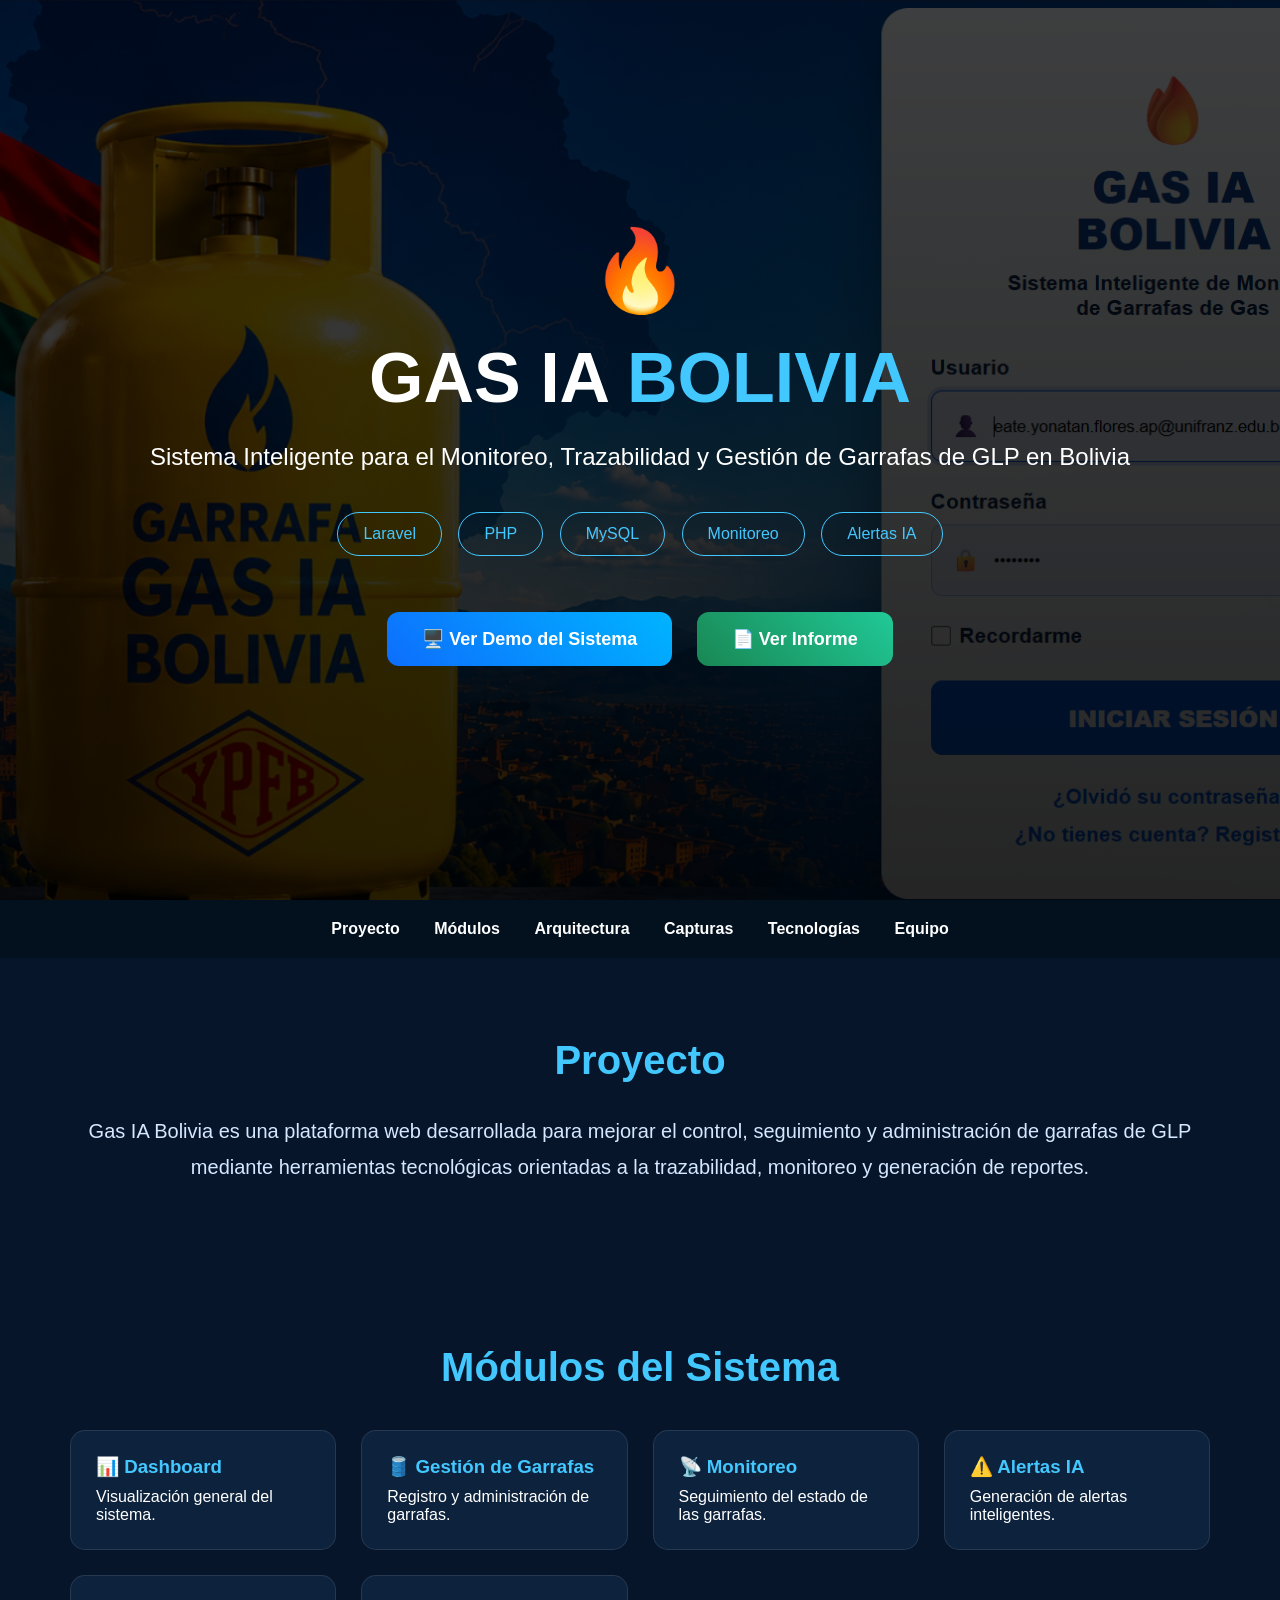
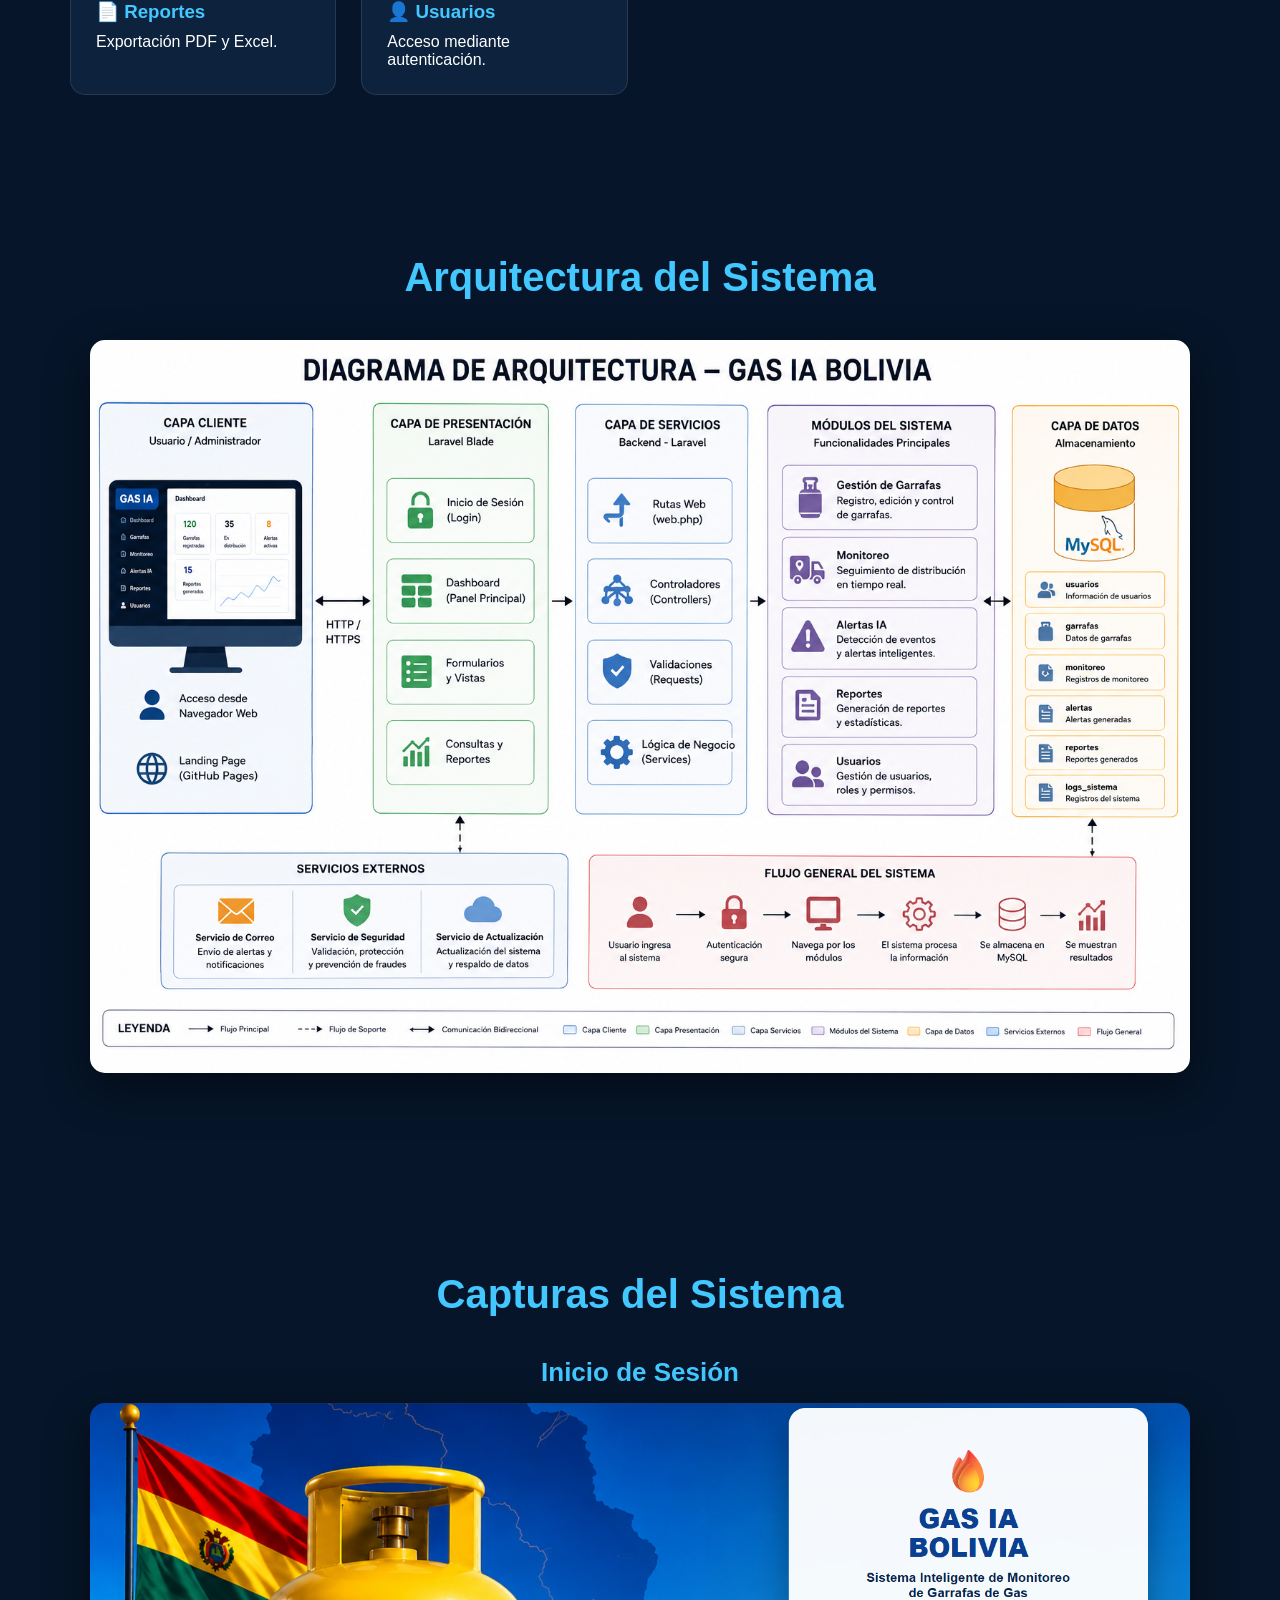
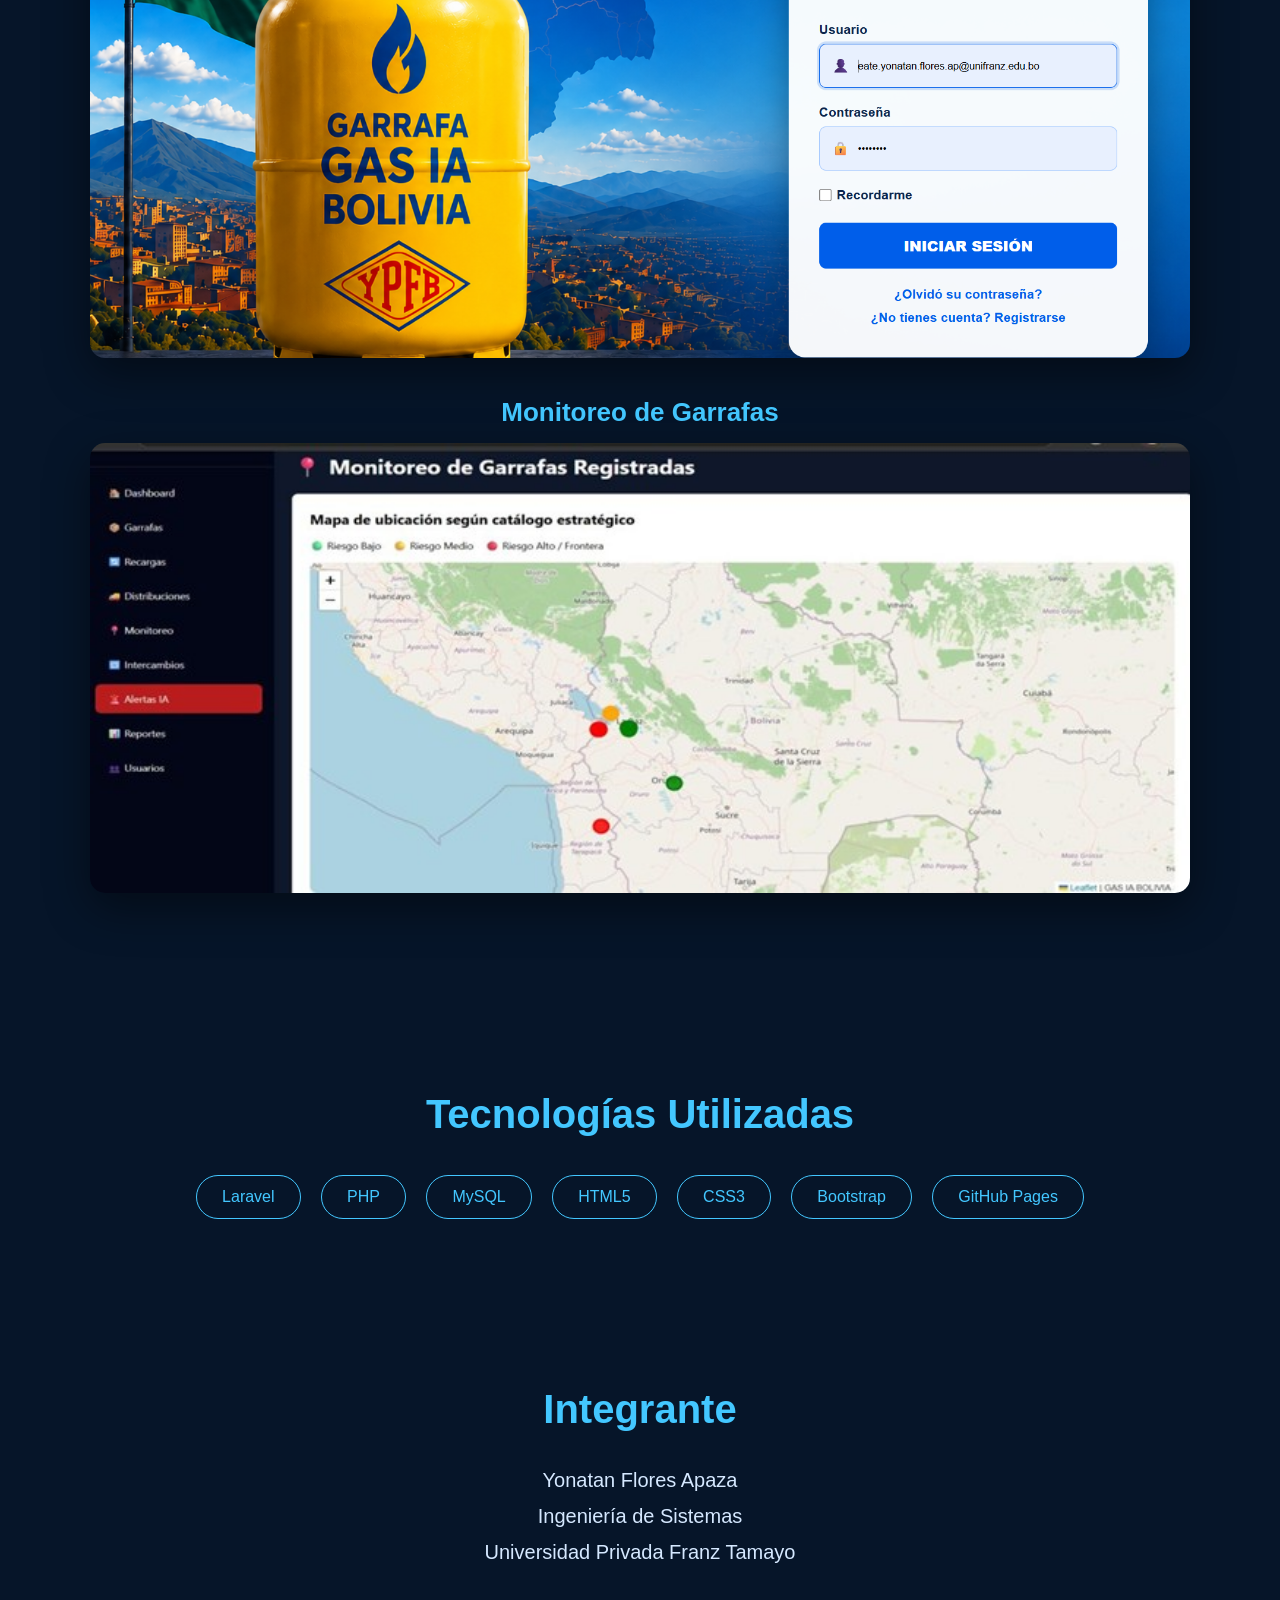
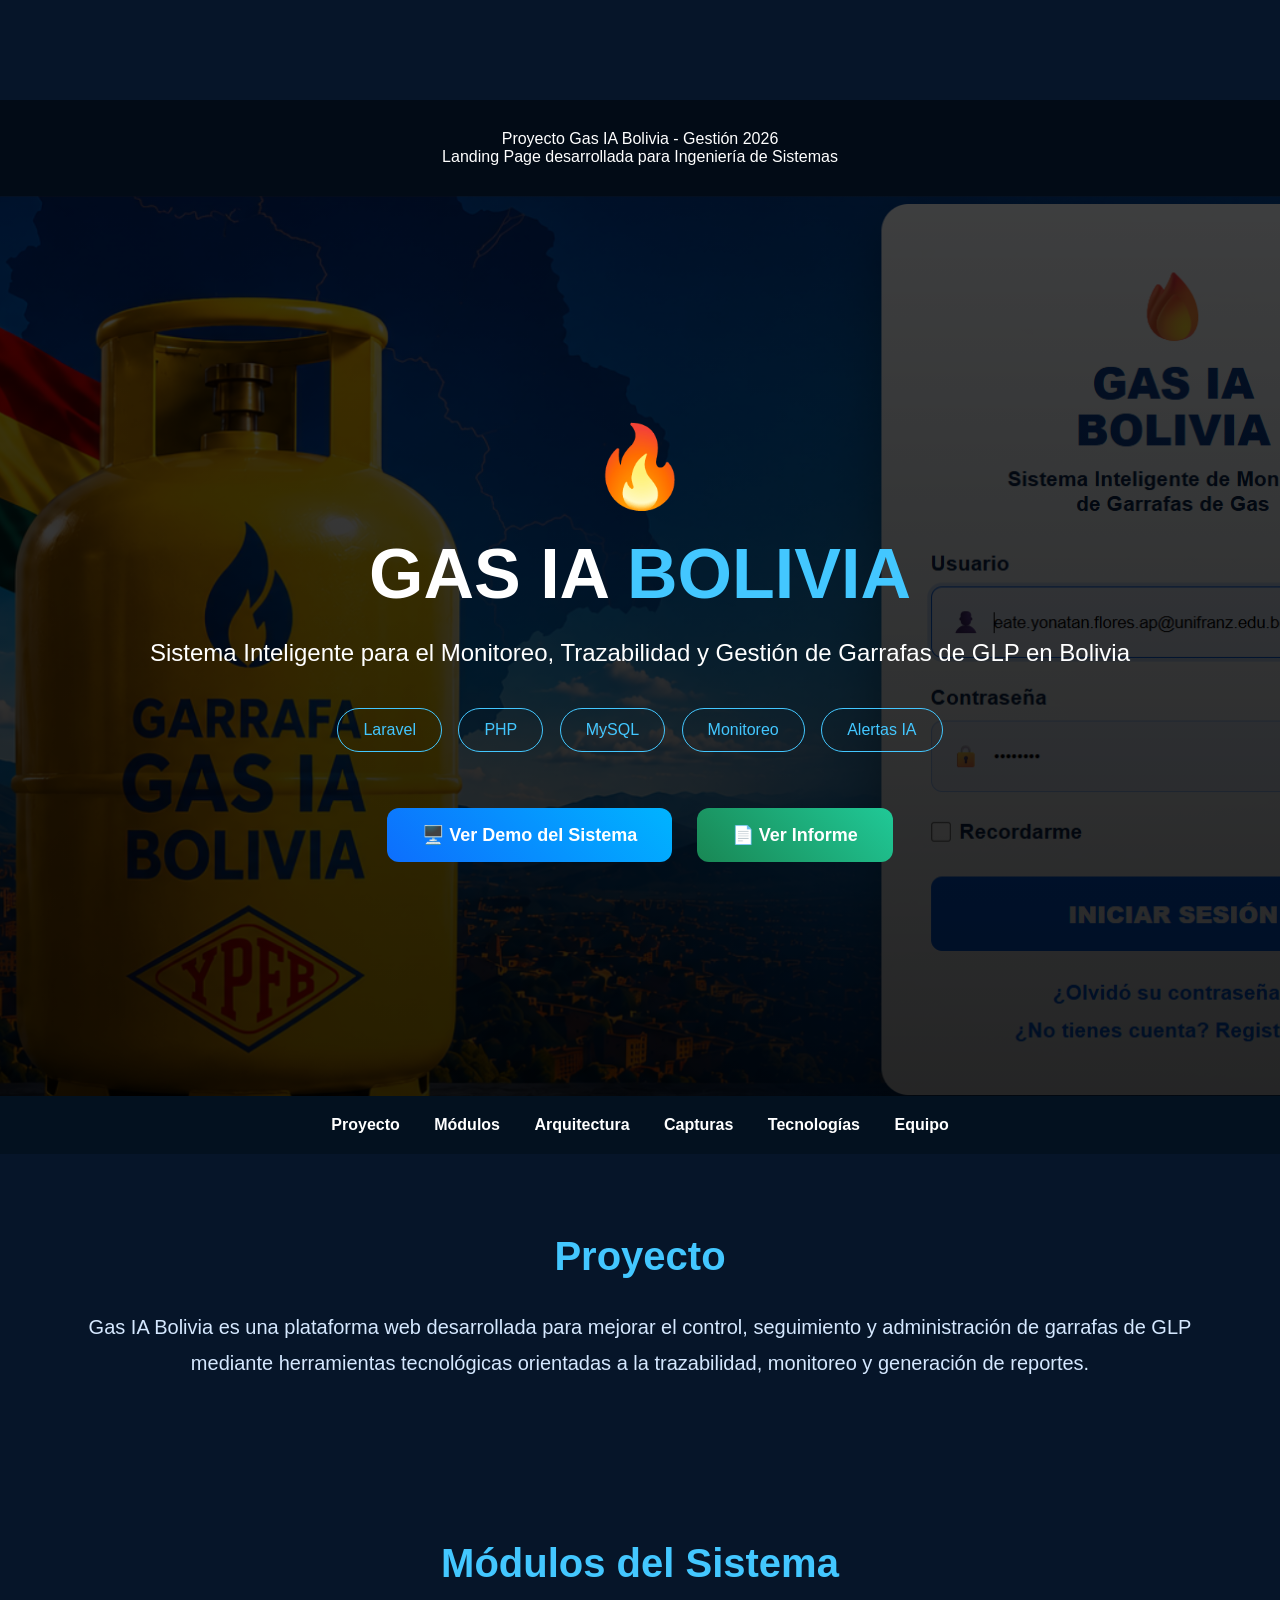
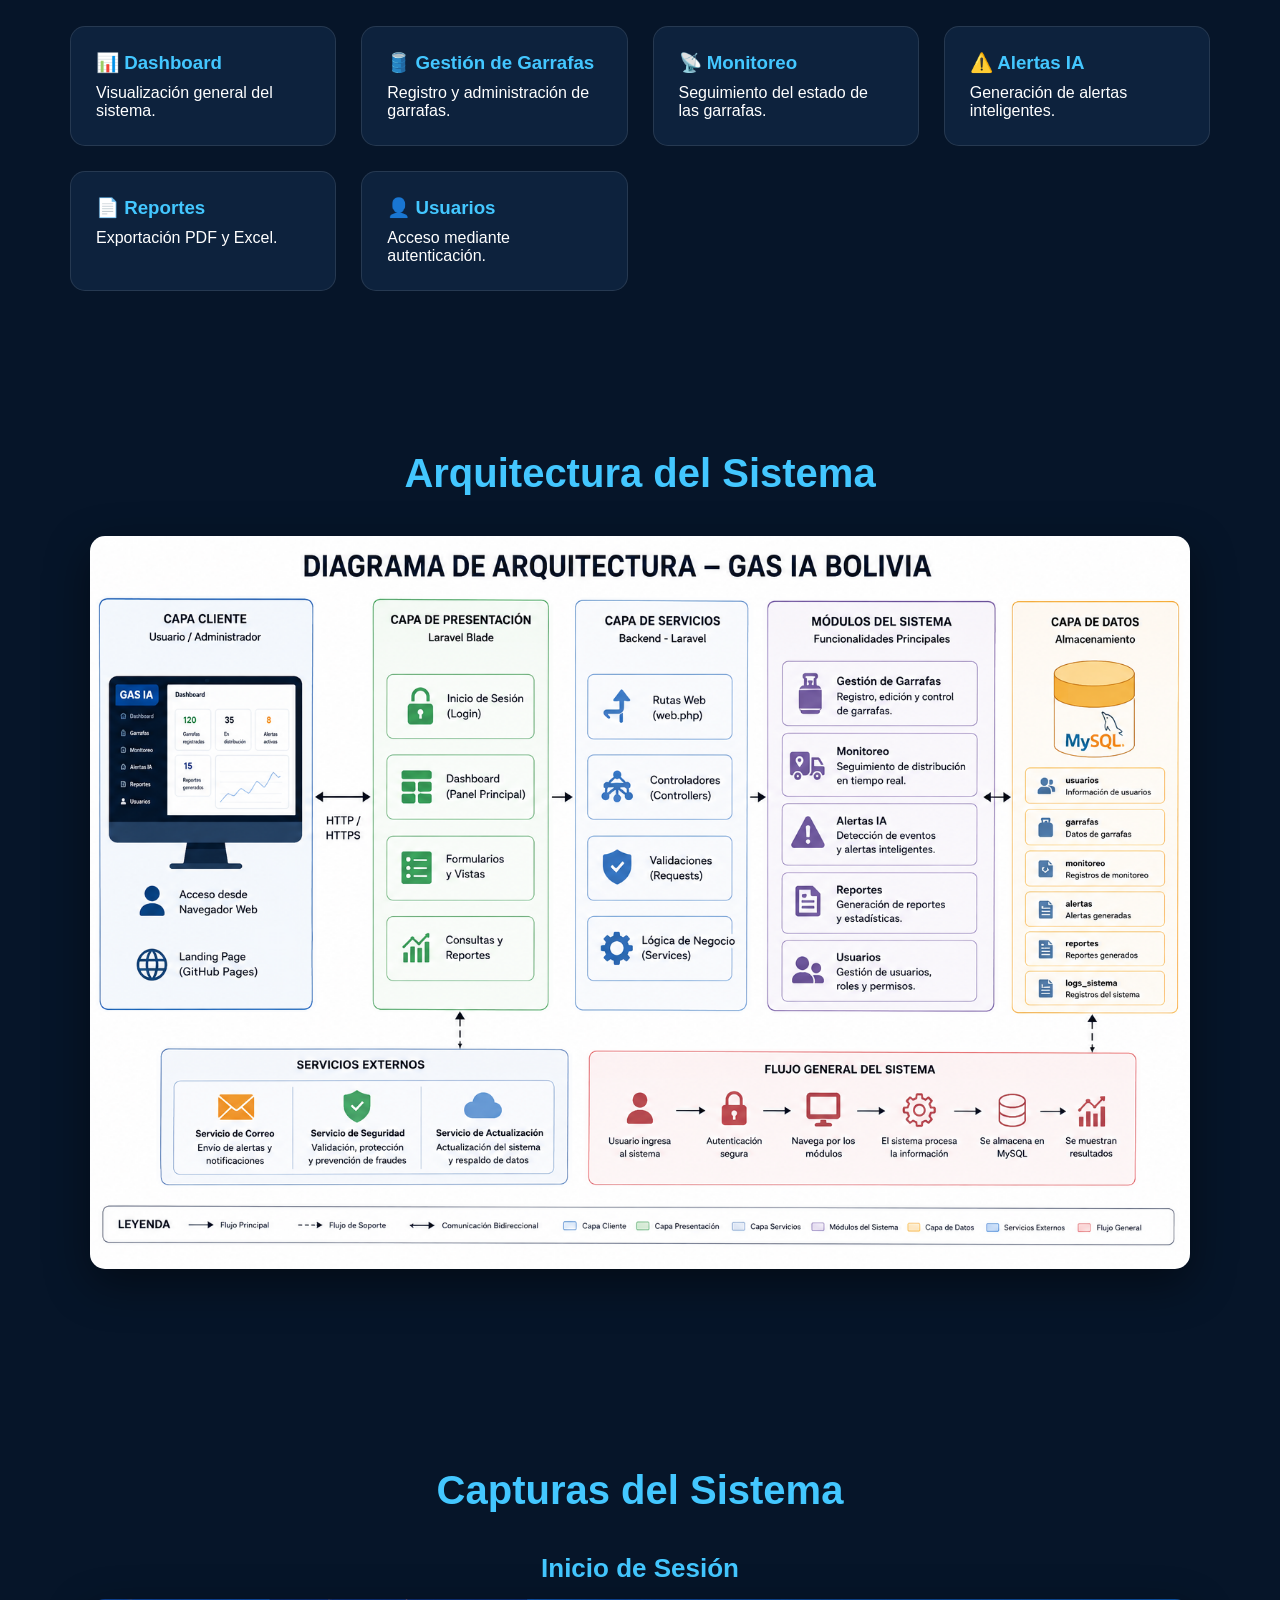
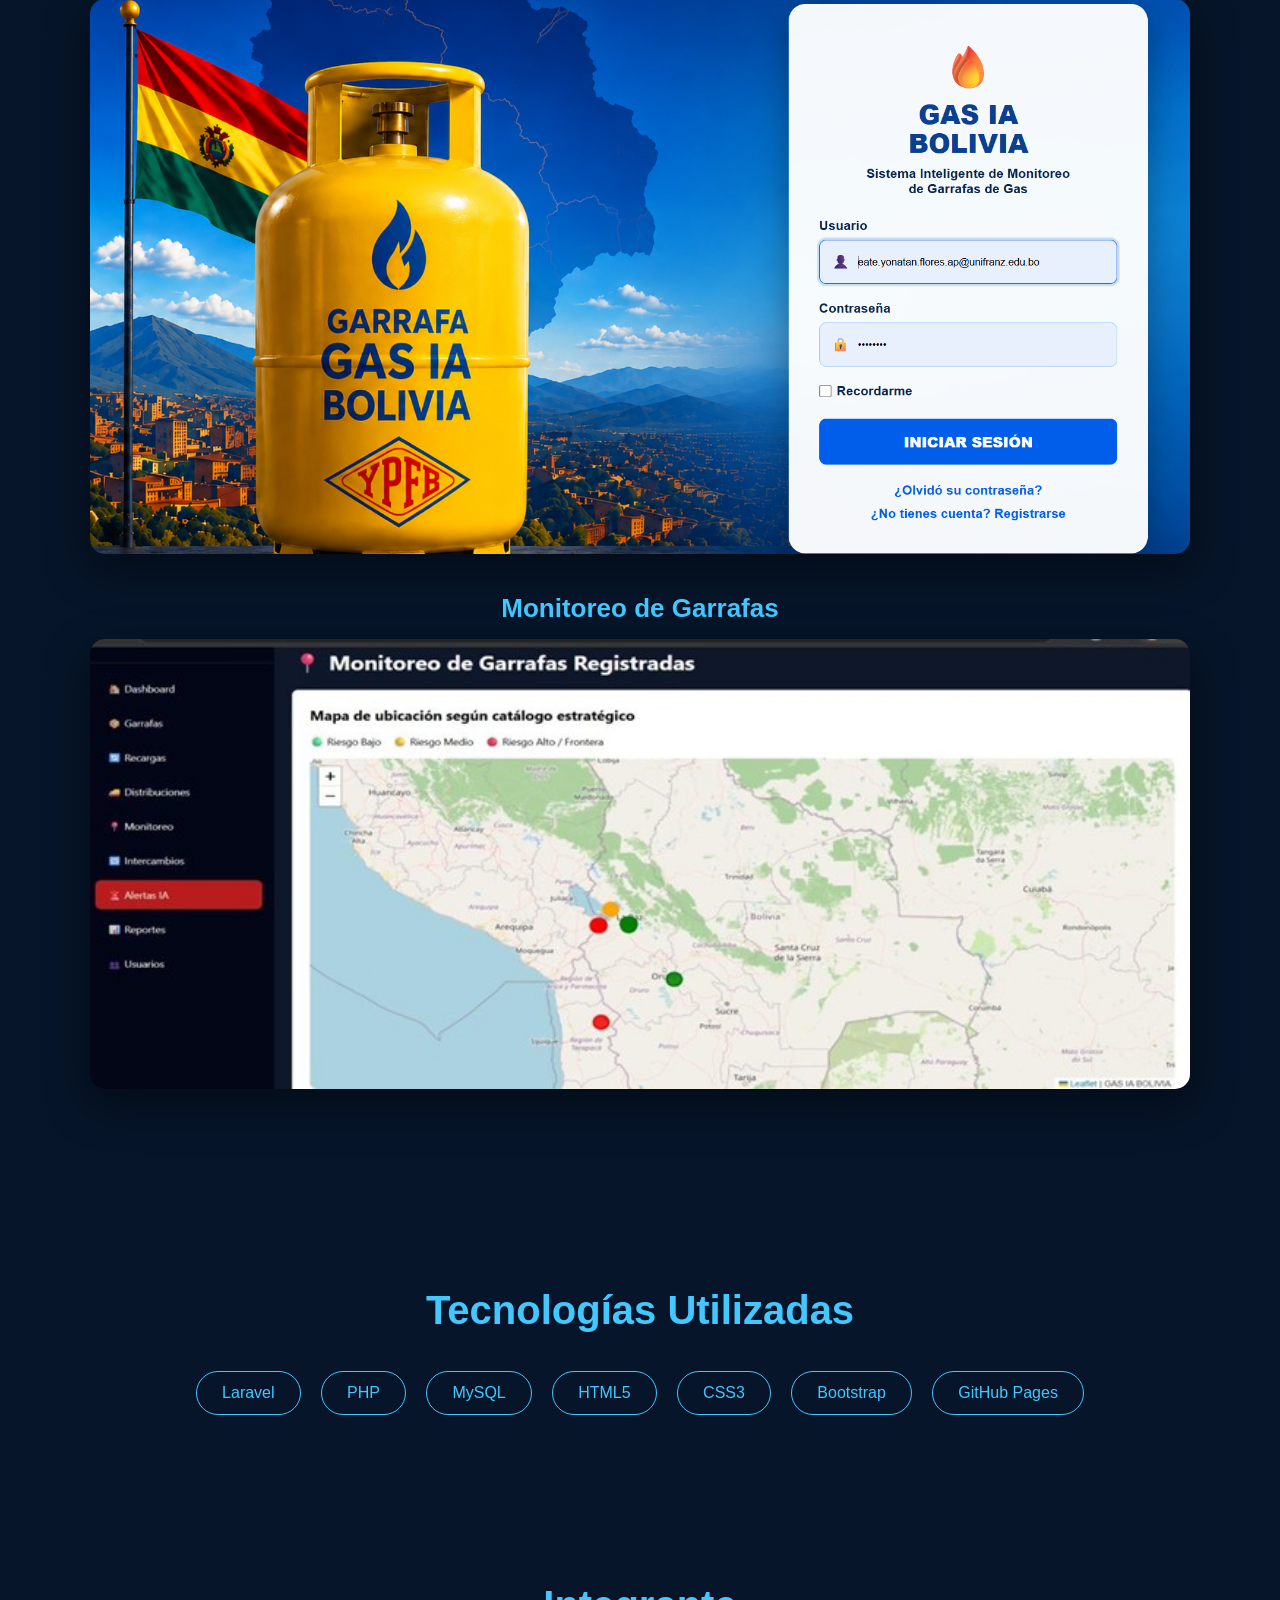
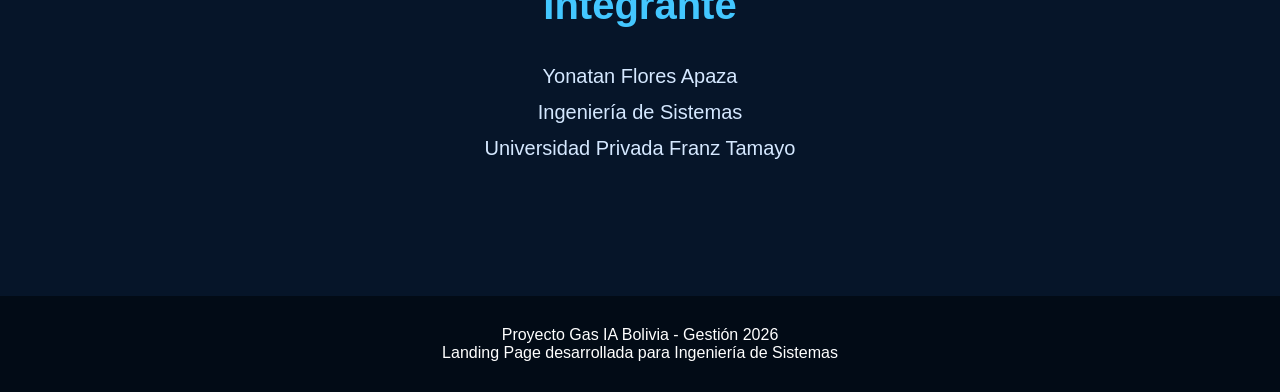
<file: index.html>
<!DOCTYPE html>
<html lang="es">
<head>
<meta charset="UTF-8">
<meta name="viewport" content="width=device-width, initial-scale=1.0">
<title>Gas IA Bolivia</title>

<style>
*{margin:0;padding:0;box-sizing:border-box;font-family:Arial,sans-serif}

body{background:#061529;color:white}

header{
min-height:100vh;
background:linear-gradient(rgba(0,0,0,.75),rgba(0,0,0,.85)),url("LOGIN.png");
background-size:cover;background-position:center;
display:flex;justify-content:center;align-items:center;text-align:center;padding:40px;
}

.hero{max-width:1000px}
.logo{font-size:80px;margin-bottom:20px}
.hero h1{font-size:70px;margin-bottom:20px}
.azul{color:#43c7ff}
.hero p{font-size:24px;line-height:1.6;margin-bottom:30px}
.tags{margin-bottom:40px}
.tag{display:inline-block;padding:12px 25px;margin:6px;border:1px solid #43c7ff;border-radius:30px;color:#43c7ff}
.botones{margin-top:30px}

.btn{
display:inline-block;padding:16px 35px;border-radius:12px;text-decoration:none;
font-size:18px;font-weight:bold;color:white;margin:10px;transition:.3s;
}
.btn:hover{transform:scale(1.05)}
.btn-demo{background:linear-gradient(45deg,#0d6efd,#00b4ff)}
.btn-informe{background:linear-gradient(45deg,#198754,#20c997)}

nav{background:#03111f;padding:20px;text-align:center;position:sticky;top:0;z-index:100}
nav a{color:white;text-decoration:none;margin:0 15px;font-weight:bold}

section{padding:80px 30px;max-width:1200px;margin:auto}
h2{text-align:center;font-size:40px;margin-bottom:30px;color:#43c7ff}
.texto{text-align:center;font-size:20px;line-height:1.8;color:#d5e8ff}

.grid{display:grid;grid-template-columns:repeat(auto-fit,minmax(250px,1fr));gap:25px;margin-top:40px}
.card{background:#0d223d;padding:25px;border-radius:15px;border:1px solid rgba(255,255,255,.1)}
.card h3{margin-bottom:10px;color:#43c7ff}

.imagen-box{margin-top:40px;text-align:center}
.imagen-box img{
width:100%;max-width:1100px;border-radius:15px;
box-shadow:0 15px 45px rgba(0,0,0,.45);margin-bottom:35px;
}
.imagen-box h3{color:#43c7ff;margin-bottom:15px;font-size:26px}

.tech{display:inline-block;padding:12px 25px;margin:8px;border-radius:30px;border:1px solid #43c7ff;color:#43c7ff}

footer{background:#020b16;padding:30px;text-align:center;margin-top:50px}
</style>
</head>

<body>

<header>
<div class="hero">
<div class="logo">🔥</div>

<h1>GAS IA <span class="azul">BOLIVIA</span></h1>

<p>Sistema Inteligente para el Monitoreo, Trazabilidad y Gestión de Garrafas de GLP en Bolivia</p>

<div class="tags">
<span class="tag">Laravel</span>
<span class="tag">PHP</span>
<span class="tag">MySQL</span>
<span class="tag">Monitoreo</span>
<span class="tag">Alertas IA</span>
</div>

<div class="botones">
<a href="demo.html" target="_blank" class="btn btn-demo">🖥️ Ver Demo del Sistema</a>
<a href="informe.html" target="_blank" class="btn btn-informe">📄 Ver Informe</a>
</div>
</div>
</header>

<nav>
<a href="#proyecto">Proyecto</a>
<a href="#modulos">Módulos</a>
<a href="#arquitectura">Arquitectura</a>
<a href="#capturas">Capturas</a>
<a href="#tecnologias">Tecnologías</a>
<a href="#equipo">Equipo</a>
</nav>

<section id="proyecto">
<h2>Proyecto</h2>
<p class="texto">
Gas IA Bolivia es una plataforma web desarrollada para mejorar el control,
seguimiento y administración de garrafas de GLP mediante herramientas
tecnológicas orientadas a la trazabilidad, monitoreo y generación de reportes.
</p>
</section>

<section id="modulos">
<h2>Módulos del Sistema</h2>

<div class="grid">
<div class="card"><h3>📊 Dashboard</h3><p>Visualización general del sistema.</p></div>
<div class="card"><h3>🛢️ Gestión de Garrafas</h3><p>Registro y administración de garrafas.</p></div>
<div class="card"><h3>📡 Monitoreo</h3><p>Seguimiento del estado de las garrafas.</p></div>
<div class="card"><h3>⚠️ Alertas IA</h3><p>Generación de alertas inteligentes.</p></div>
<div class="card"><h3>📄 Reportes</h3><p>Exportación PDF y Excel.</p></div>
<div class="card"><h3>👤 Usuarios</h3><p>Acceso mediante autenticación.</p></div>
</div>
</section>

<section id="arquitectura">
<h2>Arquitectura del Sistema</h2>
<div class="imagen-box">
<img src="ARQUITECTURA.png" alt="Arquitectura del Sistema">
</div>
</section>

<section id="capturas">
<h2>Capturas del Sistema</h2>

<div class="imagen-box">
<h3>Inicio de Sesión</h3>
<img src="LOGIN.png" alt="Login Gas IA Bolivia">

<h3>Monitoreo de Garrafas</h3>
<img src="MONITOREO.jpg" alt="Monitoreo Gas IA Bolivia">
</div>
</section>

<section id="tecnologias">
<h2>Tecnologías Utilizadas</h2>

<div style="text-align:center">
<span class="tech">Laravel</span>
<span class="tech">PHP</span>
<span class="tech">MySQL</span>
<span class="tech">HTML5</span>
<span class="tech">CSS3</span>
<span class="tech">Bootstrap</span>
<span class="tech">GitHub Pages</span>
</div>
</section>

<section id="equipo">
<h2>Integrante</h2>

<p class="texto">
Yonatan Flores Apaza<br>
Ingeniería de Sistemas<br>
Universidad Privada Franz Tamayo
</p>
</section>

<footer>
<p>Proyecto Gas IA Bolivia - Gestión 2026</p>
<p>Landing Page desarrollada para Ingeniería de Sistemas</p>
</footer>

</body>
</html><!DOCTYPE html>
<html lang="es">
<head>
<meta charset="UTF-8">
<meta name="viewport" content="width=device-width, initial-scale=1.0">
<title>Gas IA Bolivia</title>

<style>
*{margin:0;padding:0;box-sizing:border-box;font-family:Arial,sans-serif}

body{background:#061529;color:white}

header{
min-height:100vh;
background:linear-gradient(rgba(0,0,0,.75),rgba(0,0,0,.85)),url("LOGIN.png");
background-size:cover;background-position:center;
display:flex;justify-content:center;align-items:center;text-align:center;padding:40px;
}

.hero{max-width:1000px}
.logo{font-size:80px;margin-bottom:20px}
.hero h1{font-size:70px;margin-bottom:20px}
.azul{color:#43c7ff}
.hero p{font-size:24px;line-height:1.6;margin-bottom:30px}
.tags{margin-bottom:40px}
.tag{display:inline-block;padding:12px 25px;margin:6px;border:1px solid #43c7ff;border-radius:30px;color:#43c7ff}
.botones{margin-top:30px}

.btn{
display:inline-block;padding:16px 35px;border-radius:12px;text-decoration:none;
font-size:18px;font-weight:bold;color:white;margin:10px;transition:.3s;
}
.btn:hover{transform:scale(1.05)}
.btn-demo{background:linear-gradient(45deg,#0d6efd,#00b4ff)}
.btn-informe{background:linear-gradient(45deg,#198754,#20c997)}

nav{background:#03111f;padding:20px;text-align:center;position:sticky;top:0;z-index:100}
nav a{color:white;text-decoration:none;margin:0 15px;font-weight:bold}

section{padding:80px 30px;max-width:1200px;margin:auto}
h2{text-align:center;font-size:40px;margin-bottom:30px;color:#43c7ff}
.texto{text-align:center;font-size:20px;line-height:1.8;color:#d5e8ff}

.grid{display:grid;grid-template-columns:repeat(auto-fit,minmax(250px,1fr));gap:25px;margin-top:40px}
.card{background:#0d223d;padding:25px;border-radius:15px;border:1px solid rgba(255,255,255,.1)}
.card h3{margin-bottom:10px;color:#43c7ff}

.imagen-box{margin-top:40px;text-align:center}
.imagen-box img{
width:100%;max-width:1100px;border-radius:15px;
box-shadow:0 15px 45px rgba(0,0,0,.45);margin-bottom:35px;
}
.imagen-box h3{color:#43c7ff;margin-bottom:15px;font-size:26px}

.tech{display:inline-block;padding:12px 25px;margin:8px;border-radius:30px;border:1px solid #43c7ff;color:#43c7ff}

footer{background:#020b16;padding:30px;text-align:center;margin-top:50px}
</style>
</head>

<body>

<header>
<div class="hero">
<div class="logo">🔥</div>

<h1>GAS IA <span class="azul">BOLIVIA</span></h1>

<p>Sistema Inteligente para el Monitoreo, Trazabilidad y Gestión de Garrafas de GLP en Bolivia</p>

<div class="tags">
<span class="tag">Laravel</span>
<span class="tag">PHP</span>
<span class="tag">MySQL</span>
<span class="tag">Monitoreo</span>
<span class="tag">Alertas IA</span>
</div>

<div class="botones">
<a href="demo.html" target="_blank" class="btn btn-demo">🖥️ Ver Demo del Sistema</a>
<a href="informe.html" target="_blank" class="btn btn-informe">📄 Ver Informe</a>
</div>
</div>
</header>

<nav>
<a href="#proyecto">Proyecto</a>
<a href="#modulos">Módulos</a>
<a href="#arquitectura">Arquitectura</a>
<a href="#capturas">Capturas</a>
<a href="#tecnologias">Tecnologías</a>
<a href="#equipo">Equipo</a>
</nav>

<section id="proyecto">
<h2>Proyecto</h2>
<p class="texto">
Gas IA Bolivia es una plataforma web desarrollada para mejorar el control,
seguimiento y administración de garrafas de GLP mediante herramientas
tecnológicas orientadas a la trazabilidad, monitoreo y generación de reportes.
</p>
</section>

<section id="modulos">
<h2>Módulos del Sistema</h2>

<div class="grid">
<div class="card"><h3>📊 Dashboard</h3><p>Visualización general del sistema.</p></div>
<div class="card"><h3>🛢️ Gestión de Garrafas</h3><p>Registro y administración de garrafas.</p></div>
<div class="card"><h3>📡 Monitoreo</h3><p>Seguimiento del estado de las garrafas.</p></div>
<div class="card"><h3>⚠️ Alertas IA</h3><p>Generación de alertas inteligentes.</p></div>
<div class="card"><h3>📄 Reportes</h3><p>Exportación PDF y Excel.</p></div>
<div class="card"><h3>👤 Usuarios</h3><p>Acceso mediante autenticación.</p></div>
</div>
</section>

<section id="arquitectura">
<h2>Arquitectura del Sistema</h2>
<div class="imagen-box">
<img src="ARQUITECTURA.png" alt="Arquitectura del Sistema">
</div>
</section>

<section id="capturas">
<h2>Capturas del Sistema</h2>

<div class="imagen-box">
<h3>Inicio de Sesión</h3>
<img src="LOGIN.png" alt="Login Gas IA Bolivia">

<h3>Monitoreo de Garrafas</h3>
<img src="MONITOREO.jpg" alt="Monitoreo Gas IA Bolivia">
</div>
</section>

<section id="tecnologias">
<h2>Tecnologías Utilizadas</h2>

<div style="text-align:center">
<span class="tech">Laravel</span>
<span class="tech">PHP</span>
<span class="tech">MySQL</span>
<span class="tech">HTML5</span>
<span class="tech">CSS3</span>
<span class="tech">Bootstrap</span>
<span class="tech">GitHub Pages</span>
</div>
</section>

<section id="equipo">
<h2>Integrante</h2>

<p class="texto">
Yonatan Flores Apaza<br>
Ingeniería de Sistemas<br>
Universidad Privada Franz Tamayo
</p>
</section>

<footer>
<p>Proyecto Gas IA Bolivia - Gestión 2026</p>
<p>Landing Page desarrollada para Ingeniería de Sistemas</p>
</footer>

</body>
</html>
</file>
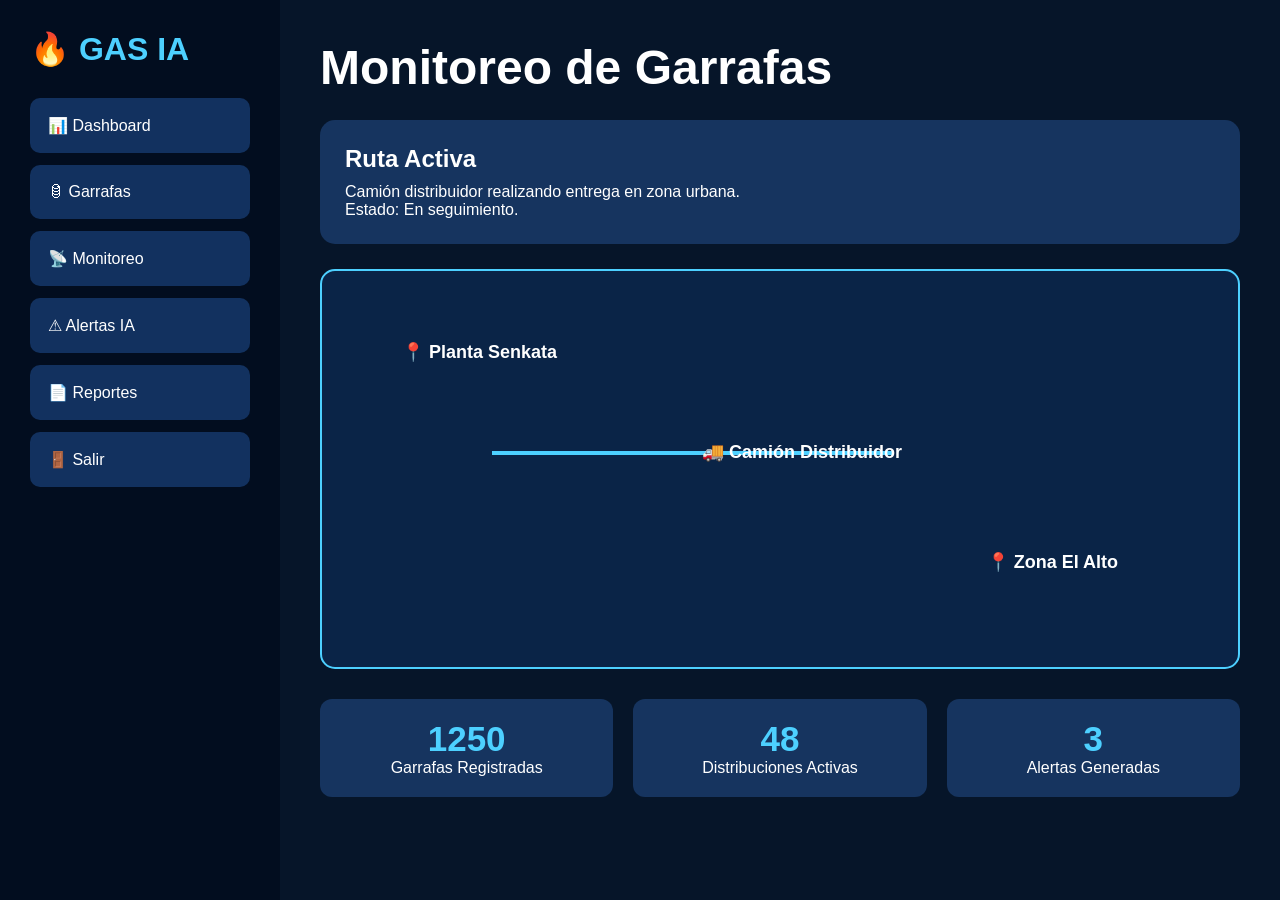
<file: demo.html>
<!DOCTYPE html>
<html lang="es">
<head>
<meta charset="UTF-8">
<meta name="viewport" content="width=device-width, initial-scale=1.0">
<title>Demo - Gas IA Bolivia</title>

<style>

*{
    margin:0;
    padding:0;
    box-sizing:border-box;
    font-family:Arial, sans-serif;
}

body{
    background:#061529;
    color:white;
    display:flex;
}

.sidebar{
    width:280px;
    min-height:100vh;
    background:#020d1f;
    padding:30px;
}

.sidebar h1{
    color:#4dd0ff;
    margin-bottom:30px;
}

.menu a{
    display:block;
    background:#12315f;
    color:white;
    text-decoration:none;
    padding:18px;
    margin-bottom:12px;
    border-radius:10px;
}

.menu a:hover{
    background:#1a4787;
}

.content{
    flex:1;
    padding:40px;
}

.titulo{
    font-size:48px;
    margin-bottom:25px;
}

.card{
    background:#16345f;
    padding:25px;
    border-radius:15px;
    margin-bottom:25px;
}

.card h2{
    margin-bottom:10px;
}

.mapa{
    height:400px;
    background:#0a2447;
    border-radius:15px;
    position:relative;
    border:2px solid #4dd0ff;
    margin-top:20px;
}

.punto{
    position:absolute;
    font-size:18px;
    font-weight:bold;
}

.planta{
    top:70px;
    left:80px;
}

.camion{
    top:170px;
    left:380px;
}

.destino{
    top:280px;
    right:120px;
}

.linea{
    position:absolute;
    top:180px;
    left:170px;
    width:400px;
    height:4px;
    background:#4dd0ff;
}

.estadisticas{
    display:grid;
    grid-template-columns:repeat(3,1fr);
    gap:20px;
    margin-top:30px;
}

.box{
    background:#16345f;
    padding:20px;
    border-radius:12px;
    text-align:center;
}

.numero{
    font-size:35px;
    color:#4dd0ff;
    font-weight:bold;
}

</style>

</head>
<body>

<div class="sidebar">

    <h1>🔥 GAS IA</h1>

    <div class="menu">
        <a href="#">📊 Dashboard</a>
        <a href="#">🛢 Garrafas</a>
        <a href="#">📡 Monitoreo</a>
        <a href="#">⚠ Alertas IA</a>
        <a href="#">📄 Reportes</a>
        <a href="#">🚪 Salir</a>
    </div>

</div>

<div class="content">

    <h1 class="titulo">Monitoreo de Garrafas</h1>

    <div class="card">
        <h2>Ruta Activa</h2>
        <p>Camión distribuidor realizando entrega en zona urbana.</p>
        <p>Estado: En seguimiento.</p>
    </div>

    <div class="mapa">

        <div class="punto planta">
            📍 Planta Senkata
        </div>

        <div class="linea"></div>

        <div class="punto camion">
            🚚 Camión Distribuidor
        </div>

        <div class="punto destino">
            📍 Zona El Alto
        </div>

    </div>

    <div class="estadisticas">

        <div class="box">
            <div class="numero">1250</div>
            <p>Garrafas Registradas</p>
        </div>

        <div class="box">
            <div class="numero">48</div>
            <p>Distribuciones Activas</p>
        </div>

        <div class="box">
            <div class="numero">3</div>
            <p>Alertas Generadas</p>
        </div>

    </div>

</div>

</body>
</html>
</file>
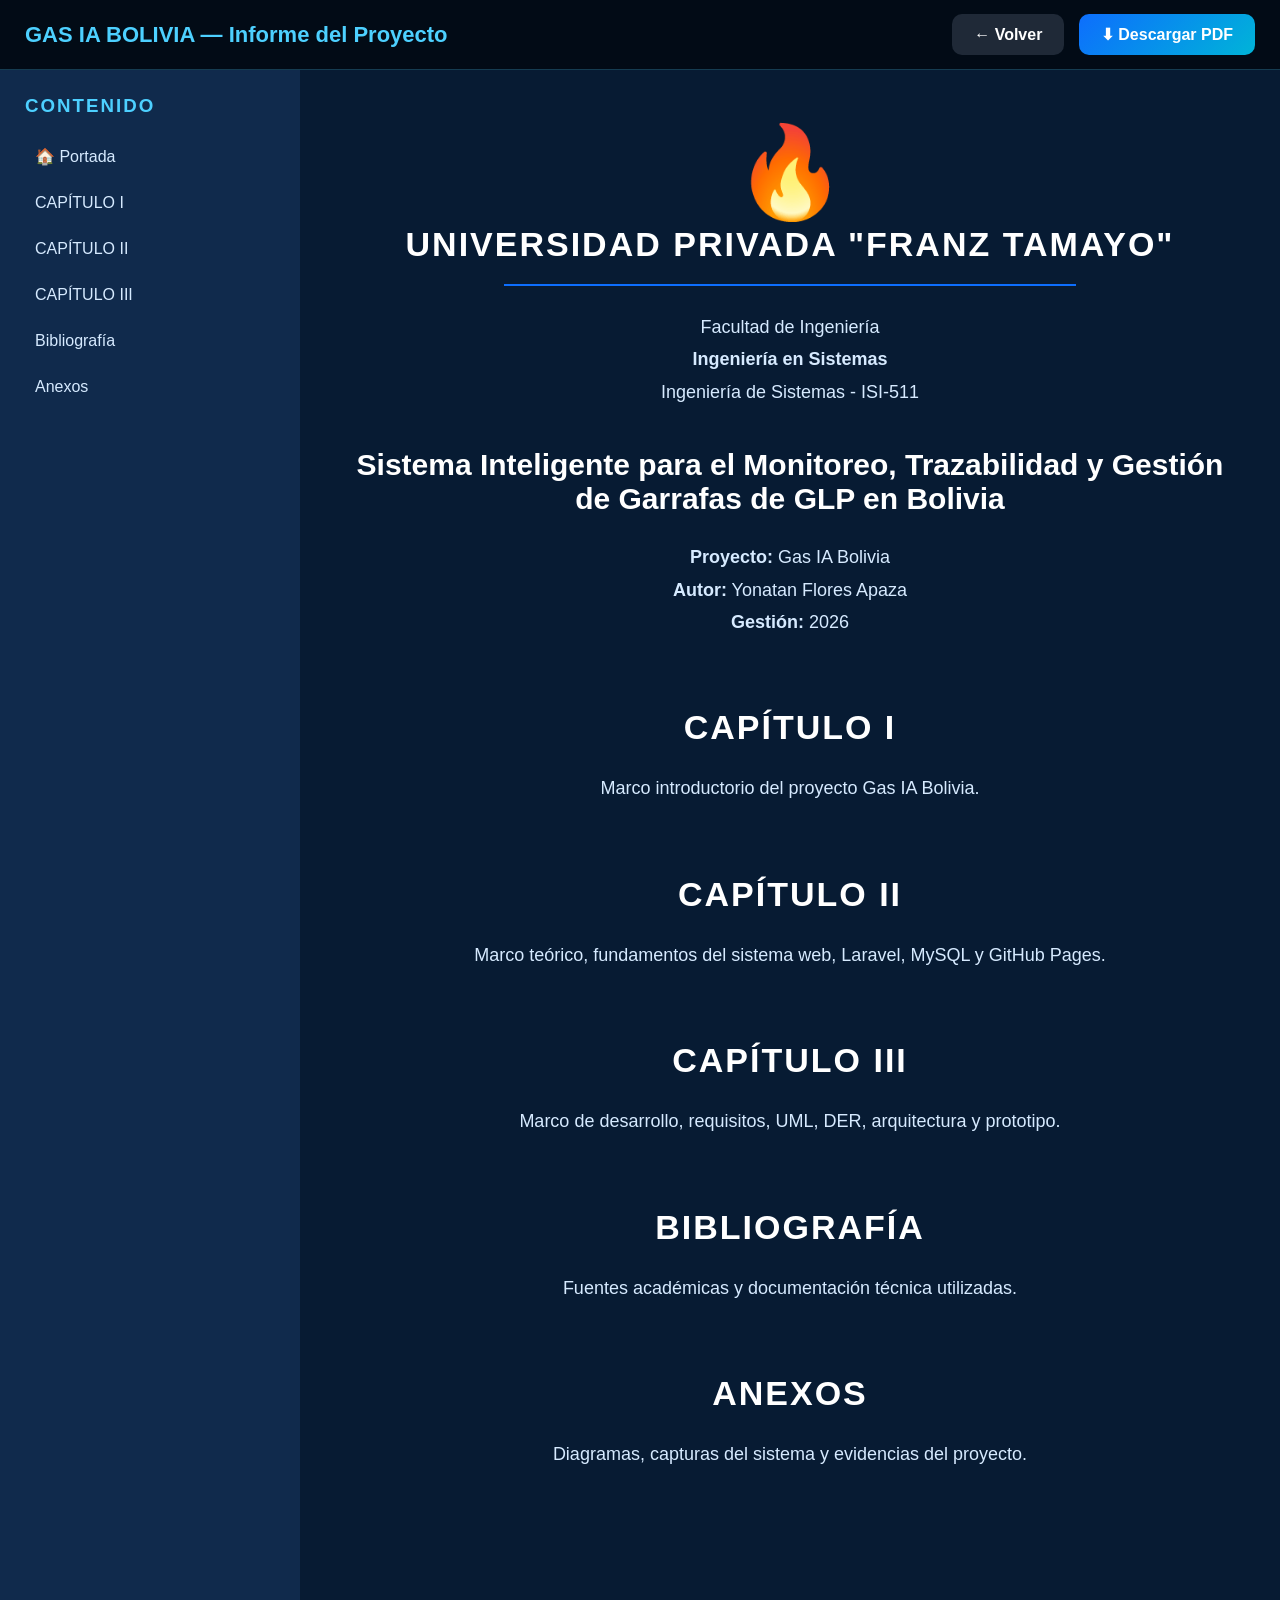
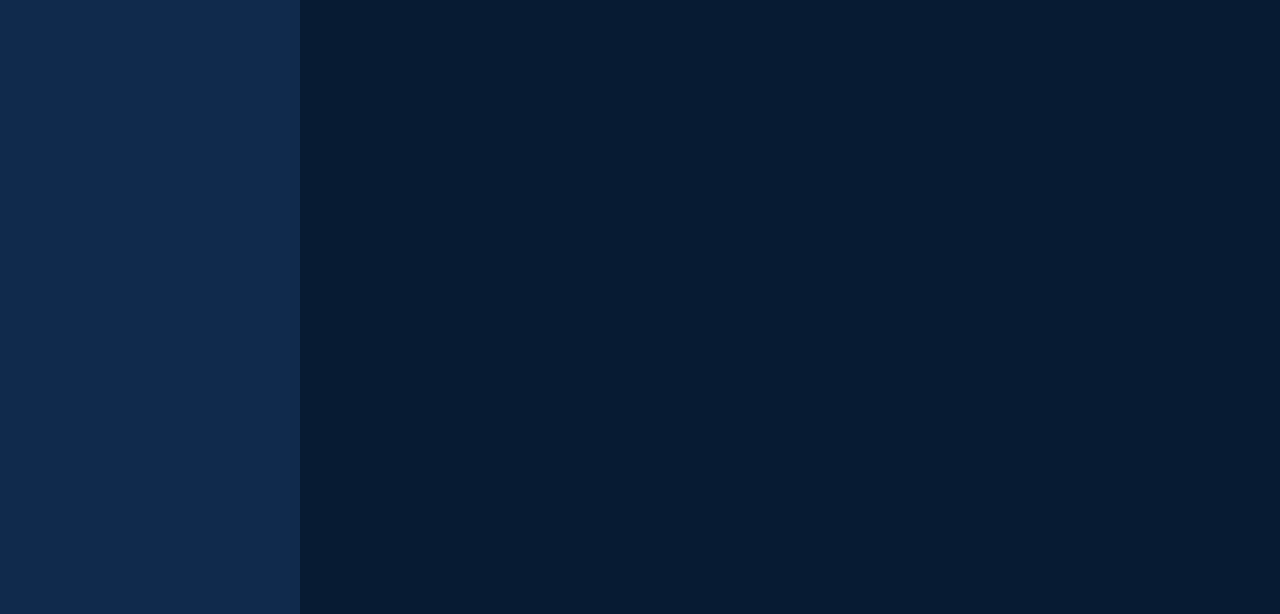
<file: informe.html>
<!DOCTYPE html>
<html lang="es">
<head>
<meta charset="UTF-8">
<title>Informe Gas IA Bolivia</title>

<style>
*{margin:0;padding:0;box-sizing:border-box}

body{
    font-family:Arial, sans-serif;
    background:#071b33;
    color:white;
}

header{
    height:70px;
    background:#020b16;
    display:flex;
    justify-content:space-between;
    align-items:center;
    padding:0 25px;
    border-bottom:1px solid rgba(77,208,255,.25);
}

header h1{
    color:#4dd0ff;
    font-size:22px;
}

.btn{
    padding:12px 22px;
    border-radius:10px;
    color:white;
    text-decoration:none;
    font-weight:bold;
    margin-left:10px;
}

.volver{
    background:#1f2937;
}

.descargar{
    background:linear-gradient(135deg,#0d6efd,#00b4d8);
}

.layout{
    display:flex;
    min-height:calc(100vh - 70px);
}

.sidebar{
    width:300px;
    background:#102a4c;
    padding:25px;
}

.sidebar h3{
    color:#4dd0ff;
    margin-bottom:20px;
    letter-spacing:2px;
}

.sidebar a{
    display:block;
    color:#d6eaff;
    text-decoration:none;
    padding:10px;
    margin-bottom:8px;
    border-radius:8px;
}

.sidebar a:hover{
    background:#0d6efd;
    color:white;
}

.content{
    flex:1;
    padding:50px;
    text-align:center;
}

.logo{
    width:120px;
    height:120px;
    object-fit:cover;
    border-radius:12px;
    margin-bottom:25px;
}

h2{
    font-size:34px;
    margin-bottom:20px;
    letter-spacing:2px;
}

.linea{
    height:2px;
    background:#0d6efd;
    width:65%;
    margin:20px auto;
}

.info{
    margin-top:25px;
    color:#d6eaff;
    font-size:18px;
    line-height:1.8;
}

.proyecto{
    margin-top:40px;
    font-size:30px;
    font-weight:bold;
    max-width:900px;
    margin-left:auto;
    margin-right:auto;
}

.pdf{
    margin-top:40px;
    width:100%;
    height:650px;
    border:none;
    border-radius:15px;
}
</style>
</head>

<body>

<header>
    <h1>GAS IA BOLIVIA — Informe del Proyecto</h1>

    <div>
        <a class="btn volver" href="index.html">← Volver</a>
        <a class="btn descargar" href="YONATANFLORES-H5.pdf" download>⬇ Descargar PDF</a>
    </div>
</header>

<div class="layout">

    <aside class="sidebar">
        <h3>CONTENIDO</h3>

        <a href="#portada">🏠 Portada</a>
        <a href="#cap1">CAPÍTULO I</a>
        <a href="#cap2">CAPÍTULO II</a>
        <a href="#cap3">CAPÍTULO III</a>
        <a href="#bibliografia">Bibliografía</a>
        <a href="#anexos">Anexos</a>
    </aside>

    <main class="content">

        <section id="portada">
            <div style="font-size:90px;">🔥</div>

            <h2>UNIVERSIDAD PRIVADA "FRANZ TAMAYO"</h2>

            <div class="linea"></div>

            <div class="info">
                <p>Facultad de Ingeniería</p>
                <p><b>Ingeniería en Sistemas</b></p>
                <p>Ingeniería de Sistemas - ISI-511</p>
            </div>

            <div class="proyecto">
                Sistema Inteligente para el Monitoreo, Trazabilidad y Gestión de Garrafas de GLP en Bolivia
            </div>

            <div class="info">
                <p><b>Proyecto:</b> Gas IA Bolivia</p>
                <p><b>Autor:</b> Yonatan Flores Apaza</p>
                <p><b>Gestión:</b> 2026</p>
            </div>
        </section>

        <section id="cap1" style="margin-top:70px;">
            <h2>CAPÍTULO I</h2>
            <p class="info">Marco introductorio del proyecto Gas IA Bolivia.</p>
        </section>

        <section id="cap2" style="margin-top:70px;">
            <h2>CAPÍTULO II</h2>
            <p class="info">Marco teórico, fundamentos del sistema web, Laravel, MySQL y GitHub Pages.</p>
        </section>

        <section id="cap3" style="margin-top:70px;">
            <h2>CAPÍTULO III</h2>
            <p class="info">Marco de desarrollo, requisitos, UML, DER, arquitectura y prototipo.</p>
        </section>

        <section id="bibliografia" style="margin-top:70px;">
            <h2>BIBLIOGRAFÍA</h2>
            <p class="info">Fuentes académicas y documentación técnica utilizadas.</p>
        </section>

        <section id="anexos" style="margin-top:70px;">
            <h2>ANEXOS</h2>
            <p class="info">Diagramas, capturas del sistema y evidencias del proyecto.</p>
        </section>

        <iframe class="pdf" src="YONATANFLORES-H5.pdf"></iframe>

    </main>

</div>

</body>
</html>
</file>
